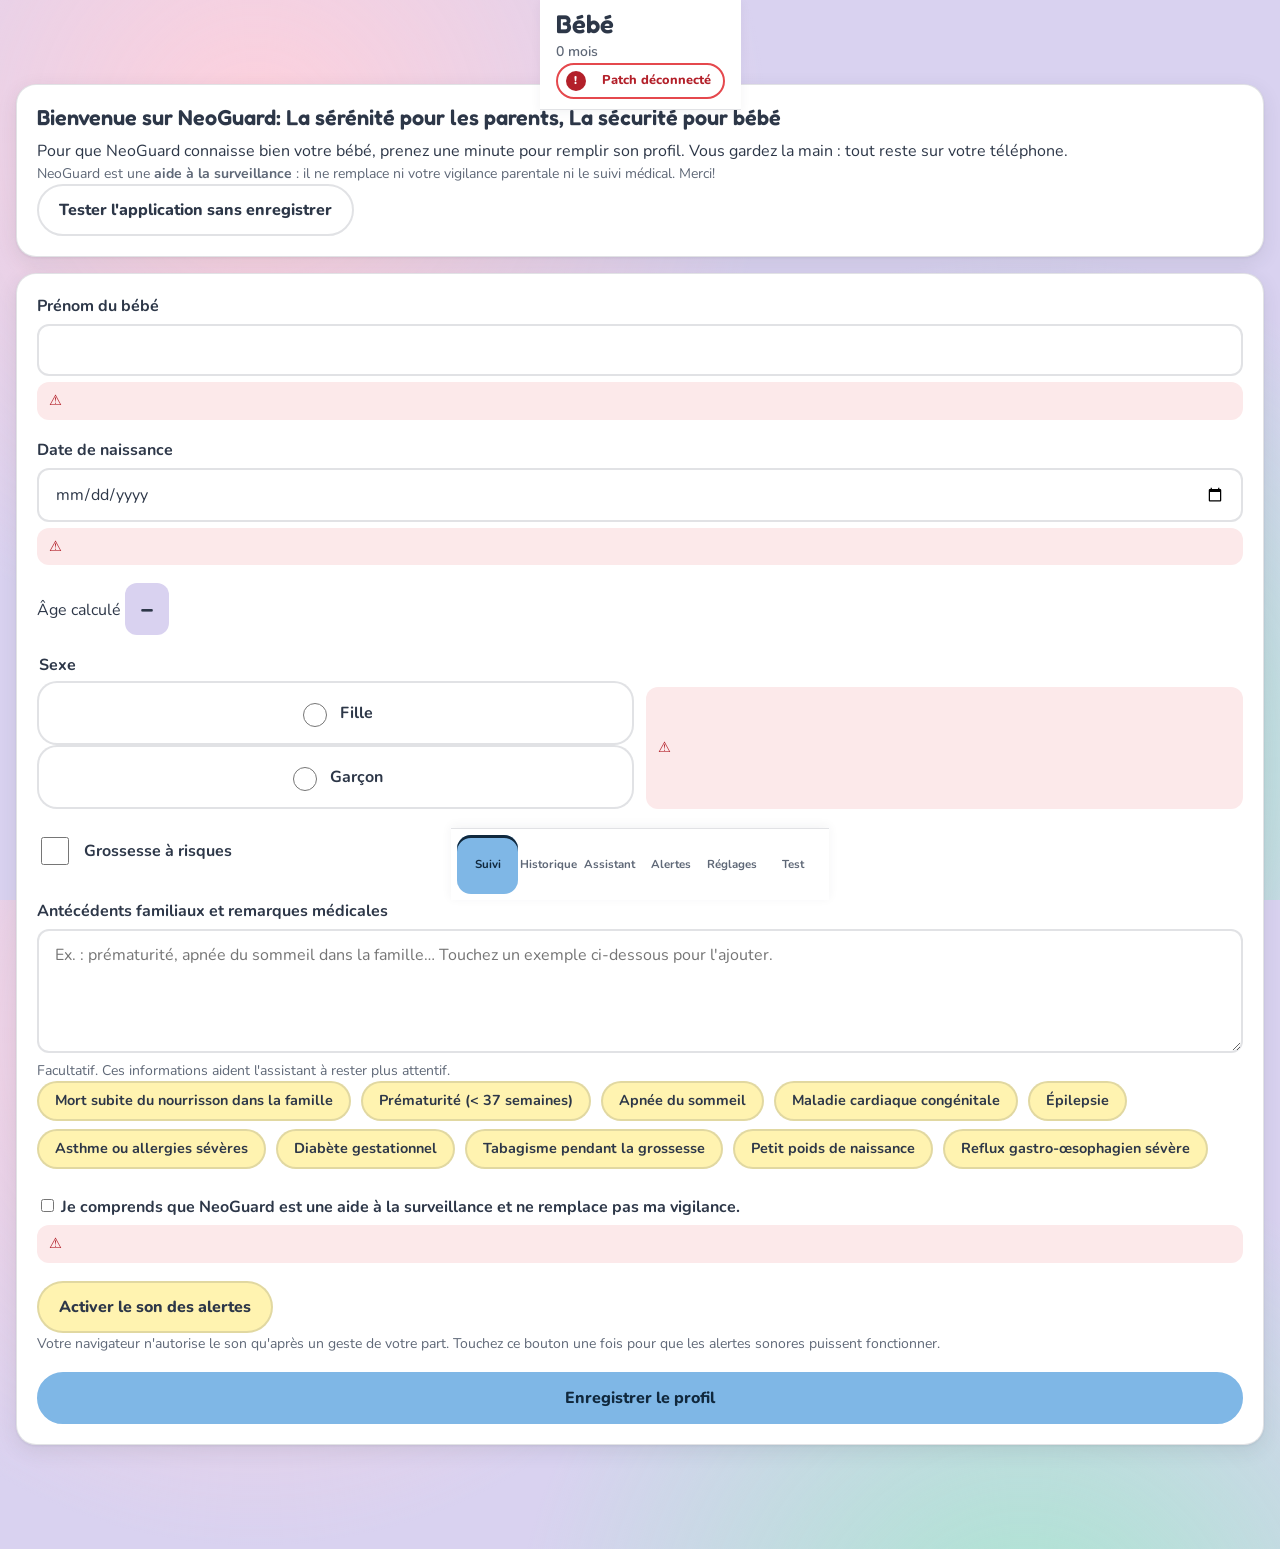
<file: index.html>
<!doctype html>
<!--
  NeoGuard — index.html
  Application mobile (HTML/CSS/JS vanilla, 100 % hors ligne) accompagnant le patch intelligent.
  Contrat commun HTML / CSS / JS : ne renommer AUCUN identifiant.
  Texte de positionnement : NeoGuard est une « aide à la surveillance ».
-->
<html lang="fr">
<head>
  <meta charset="utf-8">
  <meta name="viewport" content="width=device-width, initial-scale=1, viewport-fit=cover">
  <meta name="theme-color" content="#FFF8F0">
  <meta name="description" content="NeoGuard : aide à la surveillance de bébé avec patch intelligent.">
  <title>NeoGuard — aide à la surveillance de bébé</title>

  <link rel="manifest" href="manifest.json">
  <link rel="apple-touch-icon" href="assets/icons/logo-icon-192.png">

  <!-- Polices Nunito (texte) et Fredoka (titres). Hors ligne, le CSS prévoit un repli system-ui. -->
  <link rel="preconnect" href="https://fonts.googleapis.com">
  <link rel="preconnect" href="https://fonts.gstatic.com" crossorigin>
  <link rel="stylesheet" href="https://fonts.googleapis.com/css2?family=Fredoka:wght@500;600&family=Nunito:wght@400;600;700;800&display=swap">

  <link rel="stylesheet" href="style.css">
</head>

<!-- data-mode : "live" (données enregistrées) ou "demo" (rien n'est enregistré). data-theme : "day" ou "night". -->
<body data-mode="live" data-theme="day">

  <!-- ===================== EN-TÊTE FIXE ===================== -->
  <!-- Visible dès que le profil existe (le JS retire l'attribut hidden). -->
  <header id="app-header" hidden>
    <div class="header-row">
      <div class="header-baby">
        <!-- Le prénom du bébé reste TOUJOURS en haut -->
        <h1 id="baby-name" class="header-name">Bébé</h1>
        <span id="baby-age" class="header-age">0 mois</span>
      </div>
      <!-- Pastille de statut du patch : verte clignotante si connecté, rouge si déconnecté -->
      <div id="patch-status" data-state="disconnected" role="status" aria-live="polite">
        <span class="status-dot blink-red" aria-hidden="true"></span>
        <span id="patch-status-label">Patch déconnecté</span>
      </div>
    </div>
    <!-- Bandeau permanent affiché uniquement en mode démo -->
    <div id="demo-banner" role="note" hidden>MODE TEST — rien n'est enregistré</div>
  </header>

  <main id="app-main">

    <!-- ===================== ÉCRAN 1 : ONBOARDING ===================== -->
    <section id="screen-onboarding" aria-labelledby="onboarding-title">
      <div class="card">
        <h2 id="onboarding-title">Bienvenue sur NeoGuard: La sérénité pour les parents, La sécurité pour bébé</h2>
        <p>Pour que NeoGuard connaisse bien votre bébé, prenez une minute pour remplir son profil.
           Vous gardez la main : tout reste sur votre téléphone.</p>
        <p class="muted">NeoGuard est une <strong>aide à la surveillance</strong> : il ne remplace ni votre
           vigilance parentale ni le suivi médical. Merci!</p>
        <button type="button" id="btn-enter-demo" class="btn btn-ghost">Tester l'application sans enregistrer</button>
      </div>

      <form id="profile-form" class="card" novalidate>
        <div class="field">
          <label for="baby-firstname">Prénom du bébé</label>
          <input type="text" id="baby-firstname" name="firstname" autocomplete="off" required
                 aria-describedby="err-firstname">
          <p id="err-firstname" class="field-error" role="alert" hidden></p>
        </div>

        <div class="field">
          <label for="baby-birthdate">Date de naissance</label>
          <!-- L'attribut max (= aujourd'hui) est renseigné par le JS -->
          <input type="date" id="baby-birthdate" name="birthdate" required
                 aria-describedby="err-birthdate">
          <p id="err-birthdate" class="field-error" role="alert" hidden></p>
        </div>

        <div class="field">
          <span class="field-label">Âge calculé</span>
          <!-- Âge en mois déduit automatiquement (lecture seule) -->
          <output id="baby-age-months" for="baby-birthdate">—</output>
        </div>

        <fieldset class="field" aria-describedby="err-sex">
          <legend>Sexe</legend>
          <div class="radio-row">
            <label class="radio-pill"><input type="radio" name="sex" value="fille"> <span>Fille</span></label>
            <label class="radio-pill"><input type="radio" name="sex" value="garcon"> <span>Garçon</span></label>
          </div>
          <p id="err-sex" class="field-error" role="alert" hidden></p>
        </fieldset>

        <div class="field">
          <label class="check-row" for="risk-pregnancy">
            <input type="checkbox" id="risk-pregnancy" name="risk-pregnancy">
            <span>Grossesse à risques</span>
          </label>
        </div>

        <div class="field">
          <label for="family-history">Antécédents familiaux et remarques médicales</label>
          <textarea id="family-history" name="family-history" rows="4"
                    placeholder="Ex. : prématurité, apnée du sommeil dans la famille… Touchez un exemple ci-dessous pour l'ajouter."
                    aria-describedby="history-help"></textarea>
          <p id="history-help" class="muted small">Facultatif. Ces informations aident l'assistant à rester plus attentif.</p>
          <!-- Pastilles d'exemples : un clic ajoute le texte dans le textarea -->
          <div class="chip-row" role="group" aria-label="Exemples à ajouter">
            <button type="button" class="chip" data-example="Mort subite du nourrisson dans la famille">Mort subite du nourrisson dans la famille</button>
            <button type="button" class="chip" data-example="Prématurité (< 37 semaines)">Prématurité (&lt; 37 semaines)</button>
            <button type="button" class="chip" data-example="Apnée du sommeil">Apnée du sommeil</button>
            <button type="button" class="chip" data-example="Maladie cardiaque congénitale">Maladie cardiaque congénitale</button>
            <button type="button" class="chip" data-example="Épilepsie">Épilepsie</button>
            <button type="button" class="chip" data-example="Asthme ou allergies sévères">Asthme ou allergies sévères</button>
            <button type="button" class="chip" data-example="Diabète gestationnel">Diabète gestationnel</button>
            <button type="button" class="chip" data-example="Tabagisme pendant la grossesse">Tabagisme pendant la grossesse</button>
            <button type="button" class="chip" data-example="Petit poids de naissance">Petit poids de naissance</button>
            <button type="button" class="chip" data-example="Reflux gastro-œsophagien sévère">Reflux gastro-œsophagien sévère</button>
          </div>
        </div>

        <div class="field">
          <label class="check-row" for="consent-check">
            <input type="checkbox" id="consent-check" name="consent" required aria-describedby="err-consent">
            <span>Je comprends que NeoGuard est une aide à la surveillance et ne remplace pas ma vigilance.</span>
          </label>
          <p id="err-consent" class="field-error" role="alert" hidden></p>
        </div>

        <div class="field audio-field">
          <!-- Les navigateurs exigent un geste de l'utilisateur pour autoriser le son -->
          <button type="button" id="btn-enable-audio" class="btn btn-ghost">Activer le son des alertes</button>
          <p class="muted small">Votre navigateur n'autorise le son qu'après un geste de votre part.
             Touchez ce bouton une fois pour que les alertes sonores puissent fonctionner.</p>
        </div>

        <button type="submit" id="profile-save" class="btn btn-primary">Enregistrer le profil</button>
      </form>
    </section>

    <!-- ===================== ÉCRAN 2 : TABLEAU DE BORD ===================== -->
    <section id="screen-dashboard" aria-labelledby="dashboard-title" hidden>
      <h2 id="dashboard-title" class="sr-only">Tableau de bord</h2>

      <!-- État global calculé par l'assistant IA -->
      <div class="card risk-card">
        <div id="risk-badge" data-level="normal" role="status" aria-live="polite">Tout va bien</div>
        <ul id="risk-reasons" class="reasons-list">
          <li>Aucune anomalie détectée.</li>
        </ul>
      </div>

      <!-- Trois cartes de mesures -->
      <div class="metrics-grid">
        <div class="card metric">
          <h3 class="metric-title">Fréquence cardiaque</h3>
          <p class="metric-line"><span id="hr-value" class="metric-number">--</span> <span class="metric-unit">bpm</span></p>
        </div>
        <div class="card metric">
          <h3 class="metric-title">Respiration</h3>
          <p class="metric-line"><span id="rr-value" class="metric-number">--</span> <span class="metric-unit">/min</span></p>
        </div>
        <div class="card metric">
          <h3 class="metric-title">Orientation</h3>
          <!-- Une icône SVG par orientation ; le CSS affiche celle qui correspond à data-orientation -->
          <div id="orientation-value" data-orientation="dos">
            <span class="orientation-icon" data-icon="dos">
              <svg viewBox="0 0 48 48" width="40" height="40" role="img" aria-label="Sur le dos" focusable="false">
                <circle cx="24" cy="10" r="6" fill="none" stroke="currentColor" stroke-width="3"/>
                <rect x="14" y="18" width="20" height="24" rx="8" fill="none" stroke="currentColor" stroke-width="3"/>
                <path d="M19 28h10" stroke="currentColor" stroke-width="3" stroke-linecap="round"/>
              </svg>
            </span>
            <span class="orientation-icon" data-icon="ventre">
              <svg viewBox="0 0 48 48" width="40" height="40" role="img" aria-label="Sur le ventre" focusable="false">
                <circle cx="24" cy="10" r="6" fill="currentColor"/>
                <rect x="14" y="18" width="20" height="24" rx="8" fill="currentColor"/>
                <path d="M24 24v12" stroke="#fff" stroke-width="3" stroke-linecap="round"/>
              </svg>
            </span>
            <span class="orientation-icon" data-icon="cote-gauche">
              <svg viewBox="0 0 48 48" width="40" height="40" role="img" aria-label="Sur le côté gauche" focusable="false">
                <circle cx="10" cy="24" r="6" fill="none" stroke="currentColor" stroke-width="3"/>
                <rect x="18" y="14" width="24" height="20" rx="8" fill="none" stroke="currentColor" stroke-width="3"/>
                <path d="M6 40l6-6" stroke="currentColor" stroke-width="3" stroke-linecap="round"/>
              </svg>
            </span>
            <span class="orientation-icon" data-icon="cote-droit">
              <svg viewBox="0 0 48 48" width="40" height="40" role="img" aria-label="Sur le côté droit" focusable="false">
                <circle cx="38" cy="24" r="6" fill="none" stroke="currentColor" stroke-width="3"/>
                <rect x="6" y="14" width="24" height="20" rx="8" fill="none" stroke="currentColor" stroke-width="3"/>
                <path d="M42 40l-6-6" stroke="currentColor" stroke-width="3" stroke-linecap="round"/>
              </svg>
            </span>
            <span id="orientation-label" class="orientation-label">Sur le dos</span>
          </div>
        </div>
      </div>

      <!-- Sommeil -->
      <div class="card">
        <h3 class="metric-title">Sommeil</h3>
        <p id="sleep-value" data-sleep="inconnu">Sommeil : en cours d'analyse</p>
        <!-- Libellés possibles (écrits par le JS) : « Sommeil calme » / « Bébé agité — beaucoup de mouvements » -->
      </div>

      <!-- Graphiques en direct -->
      <div class="card">
        <h3 class="metric-title">ECG en direct</h3>
        <canvas id="chart-ecg" width="360" height="140" role="img"
                aria-label="Courbe ECG en direct : en attente de données"></canvas>
      </div>
      <div class="card">
        <h3 class="metric-title">Respiration en direct</h3>
        <canvas id="chart-resp" width="360" height="140" role="img"
                aria-label="Courbe de respiration en direct : en attente de données"></canvas>
      </div>

      <!-- Patch -->
      <div class="card">
        <h3 class="metric-title">Patch</h3>
        <p>Âge de la partie collante : <strong><span id="patch-age">0</span> h</strong></p>
        <p class="muted small">Pensez à changer la partie collante toutes les 24 h.</p>
        <button type="button" id="btn-patch-changed" class="btn btn-ghost">J'ai changé la partie collante</button>
      </div>
    </section>

    <!-- ===================== ÉCRAN 3 : HISTORIQUE ===================== -->
    <section id="screen-history" aria-labelledby="history-title" hidden>
      <h2 id="history-title">Historique</h2>

      <div class="range-row" role="group" aria-label="Période affichée">
        <button type="button" class="range-btn" data-range="24h" aria-pressed="true">24 h</button>
        <button type="button" class="range-btn" data-range="7j" aria-pressed="false">7 j</button>
        <button type="button" class="range-btn" data-range="30j" aria-pressed="false">30 j</button>
      </div>

      <div class="card">
        <h3 class="metric-title">Fréquence cardiaque</h3>
        <canvas id="chart-history-hr" width="360" height="160" role="img"
                aria-label="Historique de la fréquence cardiaque"></canvas>
      </div>
      <div class="card">
        <h3 class="metric-title">Respiration</h3>
        <canvas id="chart-history-rr" width="360" height="160" role="img"
                aria-label="Historique de la respiration"></canvas>
      </div>
      <div class="card">
        <h3 class="metric-title">Niveau de risque</h3>
        <canvas id="chart-history-risk" width="360" height="160" role="img"
                aria-label="Historique du niveau de risque"></canvas>
      </div>

      <div class="card">
        <h3 class="metric-title">Journal des alertes</h3>
        <ul id="alert-list" class="alert-list">
          <li class="empty-message">Aucune alerte pour le moment. C'est une bonne nouvelle.</li>
        </ul>
      </div>
    </section>

    <!-- ===================== ÉCRAN 4 : ASSISTANT IA ===================== -->
    <section id="screen-ai" aria-labelledby="ai-title" hidden>
      <h2 id="ai-title">Assistant IA</h2>

      <div class="card">
        <p>L'assistant croise la fréquence cardiaque, la respiration, les mouvements et l'orientation,
           puis les compare à ce qui est <strong>habituel pour votre bébé</strong>.</p>
        <p class="muted small">Les limites de sécurité absolues l'emportent toujours sur ce qu'il a appris.</p>
      </div>

      <div class="card">
        <h3 class="metric-title">Ce que l'assistant a appris</h3>
        <dl class="ai-stats">
          <div><dt>Fréquence cardiaque habituelle</dt><dd><span id="ai-baseline-hr">--</span> bpm</dd></div>
          <div><dt>Respiration habituelle</dt><dd><span id="ai-baseline-rr">--</span> /min</dd></div>
          <div><dt>Mesures analysées</dt><dd id="ai-samples">0</dd></div>
          <div><dt>Confiance</dt><dd id="ai-confidence">Faible (apprentissage en cours)</dd></div>
        </dl>
      </div>

      <div class="card">
        <h3 class="metric-title">Raisons de l'état actuel</h3>
        <ul id="ai-reasons" class="reasons-list">
          <li>Aucune anomalie détectée.</li>
        </ul>
      </div>
    </section>

    <!-- ===================== ÉCRAN 5 : ALERTES ===================== -->
    <section id="screen-alerts" aria-labelledby="alerts-title" hidden>
      <h2 id="alerts-title">Alertes</h2>

      <!-- Réglages rapides (synchronisés par le JS avec ceux de l'écran Réglages) -->
      <div class="card">
        <h3 class="metric-title">Réglages rapides</h3>
        <label class="switch-row" for="quick-sound">
          <span>Son des alertes</span>
          <input type="checkbox" id="quick-sound" role="switch">
        </label>
        <label class="switch-row" for="quick-vibration">
          <span>Vibration</span>
          <input type="checkbox" id="quick-vibration" role="switch">
        </label>
        <p class="muted small">Tous les réglages se trouvent dans l'onglet Réglages.</p>
      </div>

      <div class="card">
        <h3 class="metric-title">Historique des alertes</h3>
        <div class="range-row" role="group" aria-label="Filtrer par niveau">
          <button type="button" class="range-btn alert-filter" data-filter="tous" aria-pressed="true">Toutes</button>
          <button type="button" class="range-btn alert-filter" data-filter="vigilance" aria-pressed="false">Vigilance</button>
          <button type="button" class="range-btn alert-filter" data-filter="urgence" aria-pressed="false">Urgence</button>
        </div>
        <ul id="alert-list-filtered" class="alert-list">
          <li class="empty-message">Aucune alerte à afficher.</li>
        </ul>
      </div>
    </section>

    <!-- ===================== ÉCRAN 6 : RÉGLAGES ===================== -->
    <section id="screen-settings" aria-labelledby="settings-title" hidden>
      <h2 id="settings-title">Réglages</h2>

      <div class="card">
        <h3 class="metric-title">Alertes</h3>
        <label class="switch-row" for="setting-sound">
          <span>Son des alertes</span>
          <input type="checkbox" id="setting-sound" role="switch" checked>
        </label>
        <label class="switch-row" for="setting-vibration">
          <span>Vibration</span>
          <input type="checkbox" id="setting-vibration" role="switch" checked>
        </label>
        <label class="switch-row" for="setting-notifications">
          <span>Notifications</span>
          <input type="checkbox" id="setting-notifications" role="switch">
        </label>
        <div class="field">
          <label for="setting-emergency-number">Numéro d'urgence</label>
          <input type="tel" id="setting-emergency-number" inputmode="tel" value="190" autocomplete="off">
        </div>
      </div>

      <div class="card">
        <h3 class="metric-title">Mes données</h3>
        <p class="muted small">Les données restent sur ce téléphone. Rien n'est envoyé sur Internet.</p>
        <button type="button" id="btn-export" class="btn btn-ghost">Exporter mes données (JSON)</button>
        <!-- Le JS demande une confirmation avant d'effacer -->
        <button type="button" id="btn-reset-data" class="btn btn-danger">Effacer toutes les données</button>
      </div>

      <div class="card">
        <h3 class="metric-title">À propos</h3>
        <p>NeoGuard : version de démonstration.</p>
        <p class="warning-note"><strong>Avertissement médical :</strong> NeoGuard est une aide à la surveillance.
           Il ne remplace ni votre vigilance parentale  ni le suivi médical.
           Les seuils utilisés sont des valeurs de départ, à faire valider par un pédiatre.
           En cas de doute sur la santé de votre enfant, appelez les secours.</p>
      </div>
    </section>

    <!-- ===================== ÉCRAN 7 : MODE DÉMO ===================== -->
    <section id="screen-demo" aria-labelledby="demo-title" hidden>
      <h2 id="demo-title">Mode test</h2>
      <p class="card"><strong>Test simulé : rien n'est enregistré et aucune mesure réelle n'est effectuée.</strong>
        Changez un paramètre et observez les mesures simulées, les graphiques, le niveau calculé et les alertes de test.</p>
      <div id="demo-panel">

        <!-- a) Sliders -->
        <fieldset class="card demo-group">
          <legend>Mesures simulées</legend>

          <div class="field">
            <label for="demo-hr">Fréquence cardiaque : <output id="demo-hr-out" for="demo-hr">120</output> bpm</label>
            <input type="range" id="demo-hr" min="40" max="220" value="120" step="1">
            <p id="demo-hr-hint" class="muted small" data-zone="normal">Repère : normal</p>
          </div>

          <div class="field">
            <label for="demo-rr">Respiration : <output id="demo-rr-out" for="demo-rr">40</output> /min</label>
            <input type="range" id="demo-rr" min="0" max="90" value="40" step="1">
            <p id="demo-rr-hint" class="muted small" data-zone="normal">Repère : normal</p>
          </div>

          <div class="field">
            <label for="demo-motion">Mouvement : <output id="demo-motion-out" for="demo-motion">20</output> %</label>
            <input type="range" id="demo-motion" min="0" max="100" value="20" step="1">
            <p id="demo-motion-hint" class="muted small" data-zone="normal">Repère : normal</p>
          </div>
        </fieldset>

        <!-- b) Orientation -->
        <fieldset class="card demo-group">
          <legend>Orientation</legend>
          <div class="radio-row">
            <label class="radio-pill"><input type="radio" name="demo-orientation" value="dos" checked> <span>Dos</span></label>
            <label class="radio-pill"><input type="radio" name="demo-orientation" value="ventre"> <span>Ventre</span></label>
            <label class="radio-pill"><input type="radio" name="demo-orientation" value="cote-gauche"> <span>Côté gauche</span></label>
            <label class="radio-pill"><input type="radio" name="demo-orientation" value="cote-droit"> <span>Côté droit</span></label>
          </div>
        </fieldset>

        <!-- c) Patch -->
        <fieldset class="card demo-group">
          <legend>Patch</legend>
          <label class="switch-row" for="demo-patch-connected">
            <span>Patch connecté</span>
            <input type="checkbox" id="demo-patch-connected" role="switch" checked>
          </label>
          <div class="field">
            <label for="demo-patch-hours">Âge du patch : <output id="demo-patch-hours-out" for="demo-patch-hours">2</output> h</label>
            <input type="range" id="demo-patch-hours" min="0" max="30" value="2" step="1">
          </div>
        </fieldset>

        <!-- d) Scénarios prêts à l'emploi -->
        <fieldset class="card demo-group">
          <legend>Scénarios prêts à l'emploi</legend>
          <div class="scenario-grid">
            <button type="button" class="btn btn-ghost" data-scenario="normal">Tout va bien</button>
            <button type="button" class="btn btn-ghost" data-scenario="sommeil-agite">Sommeil agité</button>
            <button type="button" class="btn btn-ghost" data-scenario="vigilance-tachycardie">Vigilance : cœur rapide</button>
            <button type="button" class="btn btn-ghost" data-scenario="vigilance-respiration-rapide">Vigilance : respiration rapide</button>
            <button type="button" class="btn btn-danger" data-scenario="apnee-urgence">Urgence : pause respiratoire</button>
            <button type="button" class="btn btn-danger" data-scenario="bradycardie-urgence">Urgence : bradycardie</button>
            <button type="button" class="btn btn-danger" data-scenario="ventre-urgence">Urgence : sur le ventre</button>
            <button type="button" class="btn btn-ghost" data-scenario="patch-deconnecte">Patch déconnecté</button>
            <button type="button" class="btn btn-ghost" data-scenario="rappel-24h">Rappel des 24 h</button>
          </div>
        </fieldset>

        <!-- e) Résultat en direct -->
        <div class="card demo-group">
          <h3 class="metric-title">Résultat en direct</h3>
          <!-- Mini badge dupliqué : identifié par data-role (pas d'id dupliqué) -->
          <div class="demo-risk-badge" data-role="demo-risk" data-level="normal" role="status" aria-live="polite">Tout va bien</div>
          <p class="metric-title">Pourquoi cet état ?</p>
          <p id="demo-explain" aria-live="polite">Modifiez un paramètre pour voir l'explication.</p>
          <h4 class="metric-title">Journal du test</h4>
          <ol id="demo-log" class="demo-log" aria-live="polite"></ol>
        </div>

        <!-- f) Actions -->
        <div class="demo-actions">
          <button type="button" id="demo-reset" class="btn btn-ghost">Réinitialiser le test</button>
          <button type="button" id="demo-exit" class="btn btn-primary">Quitter le mode test</button>
        </div>
      </div>
    </section>
  </main>

  <!-- ===================== NAVIGATION BASSE ===================== -->
  <nav id="bottom-nav" aria-label="Navigation principale" hidden>
    <button type="button" data-target="dashboard" aria-current="page">Suivi</button>
    <button type="button" data-target="history">Historique</button>
    <button type="button" data-target="ai">Assistant</button>
    <button type="button" data-target="alerts">Alertes</button>
    <button type="button" data-target="settings">Réglages</button>
    <button type="button" data-target="demo">Test</button>
  </nav>

  <!-- ===================== OVERLAY D'URGENCE ===================== -->
  <!-- Plein écran rouge, caché par défaut. Deux boutons seulement. -->
  <div id="emergency-overlay" role="alertdialog" aria-modal="true" aria-live="assertive"
       aria-labelledby="emergency-title" aria-describedby="emergency-detail" hidden>
    <div class="emergency-content">
      <h2 id="emergency-title">URGENCE</h2>
      <p id="emergency-detail">Anomalie détectée.</p>
      <button type="button" id="btn-ok-intervened" class="btn btn-primary">Ça va, j'ai pu intervenir</button>
      <!--
        Pourquoi un lien tel: et pas WhatsApp ? WhatsApp ne peut pas joindre le 190 (numéro d'urgence).
        Un lien tel: ouvre le composeur du téléphone avec le numéro déjà saisi :
        il ne reste qu'à appuyer sur « appeler ». Le JS met à jour le href
        à partir du réglage #setting-emergency-number.
      -->
      <a id="btn-call-samu" class="btn btn-danger" href="tel:190">Appeler le SAMU (190)</a>
    </div>
  </div>

  <!-- ===================== TOASTS ===================== -->
  <div id="vigilance-toast" class="toast" role="status" aria-live="polite" hidden></div>
  <div id="reminder-toast" class="toast" role="status" aria-live="polite" hidden></div>

  <!-- Scripts en fin de body (aucun script inline) -->
  <script type="module" src="main.js"></script>
</body>
</html>
</file>
<file: style.css>
/* ==========================================================================
   NeoGuard — css/style.css
   Aide à la surveillance pour bébés. Mobile first (360-430 px).
   Aucun framework, aucun !important sauf pour .is-hidden.
   Seule ressource externe : Google Fonts (repli sur polices système hors ligne).
   ========================================================================== */

@import url("https://fonts.googleapis.com/css2?family=Fredoka:wght@500;600&family=Nunito:wght@400;600;700;800&display=swap");

/* ==========================================================================
   1. VARIABLES
   ========================================================================== */
:root {
  /* Couleurs de base (thème jour) */
  --bg: #FFF8F0;                 /* crème */
  --surface: #FFFFFF;
  --text: #2D3748;
  /* Gris un peu plus foncé que #6B7280 pour garantir AA aussi sur le fond crème */
  --muted: #5F6877;
  --primary: #7FB7E6;            /* bleu bébé */
  --on-primary: #10283D;         /* texte foncé sur --primary (AA) */
  --primary-strong: #1F5FA8;     /* liens, focus, éléments textuels bleus */
  --focus: #1F5FA8;

  /* États */
  --ok: #2FBF71;
  --ok-text: #17734A;            /* version lisible en texte */
  --warn: #F5A524;
  --warn-text: #7A4A00;
  --danger: #E5484D;
  --danger-text: #B3202A;
  --danger-strong: #B3202A;      /* fond avec texte blanc (AA) */

  /* Pastels (accents) */
  --mint: #A8E6CF;
  --pink: #FFD1DC;
  --butter: #FFF3B0;
  --lavender: #D9D2F0;
  --orange-soft: #FFD9A8;

  /* Forme et ombres */
  --radius: 20px;
  --radius-sm: 12px;
  --shadow: 0 6px 20px rgba(45, 55, 72, 0.10), 0 1px 3px rgba(45, 55, 72, 0.08);
  --shadow-strong: 0 18px 50px rgba(45, 55, 72, 0.28);
  --border: rgba(45, 55, 72, 0.14);

  /* Polices */
  --font-body: "Nunito", system-ui, -apple-system, "Segoe UI", Roboto, sans-serif;
  --font-display: "Fredoka", "Nunito", system-ui, -apple-system, "Segoe UI", sans-serif;

  /* Graphiques (utilisées par le JS pour les traits) */
  --ecg-color: #D6336C;
  --resp-color: #2B7FBF;
  --grid-line: rgba(214, 51, 108, 0.10);
  --grid-line-strong: rgba(214, 51, 108, 0.20);
  --chart-bg: #FFFBF7;

  /* Dimensions */
  --nav-h: 72px;
  --header-h: 68px;
  --tap: 48px;                   /* taille minimale des zones tactiles */
  --frame-pad: 24px;
}

/* Thème nuit : sombre, calme, jamais de blanc éclatant */
body[data-theme="night"] {
  --bg: #141A2A;
  --surface: #1E2638;
  --text: #E3E8F2;
  --muted: #A3ADC2;
  --primary: #6FA8D6;
  --on-primary: #0B1726;
  --primary-strong: #9CCBF2;
  --focus: #A8D1FF;
  --ok: #3FCB84;
  --ok-text: #86E3B4;
  --warn: #F0B04A;
  --warn-text: #FFD27A;
  --danger: #F0686C;
  --danger-text: #FF9A9E;
  --danger-strong: #B3202A;
  --mint: #25493D;
  --pink: #54303F;
  --butter: #4A4320;
  --lavender: #3A3560;
  --orange-soft: #58381A;
  --shadow: 0 6px 20px rgba(0, 0, 0, 0.40);
  --shadow-strong: 0 18px 50px rgba(0, 0, 0, 0.60);
  --border: rgba(227, 232, 242, 0.16);
  --ecg-color: #FF8FB1;
  --resp-color: #7CC4FF;
  --grid-line: rgba(255, 143, 177, 0.09);
  --grid-line-strong: rgba(255, 143, 177, 0.17);
  --chart-bg: #19212F;
  color-scheme: dark;
}

/* Premier lancement : suit la préférence système tant que data-theme n'est pas posé.
   (Le JS écrit ensuite data-theme="day|night" sur <body>.) */
@media (prefers-color-scheme: dark) {
  body:not([data-theme]) {
    --bg: #141A2A; --surface: #1E2638; --text: #E3E8F2; --muted: #A3ADC2;
    --primary: #6FA8D6; --on-primary: #0B1726; --primary-strong: #9CCBF2;
    --focus: #A8D1FF; --ok-text: #86E3B4; --warn-text: #FFD27A; --danger-text: #FF9A9E;
    --mint: #25493D; --pink: #54303F; --butter: #4A4320; --lavender: #3A3560;
    --orange-soft: #58381A; --border: rgba(227, 232, 242, 0.16);
    --ecg-color: #FF8FB1; --resp-color: #7CC4FF;
    --grid-line: rgba(255, 143, 177, 0.09); --grid-line-strong: rgba(255, 143, 177, 0.17);
    --chart-bg: #19212F;
    color-scheme: dark;
  }
}

/* Mode test : fond légèrement teinté pour qu'on sache qu'on n'est pas en réel */
body[data-mode="demo"] { --bg: #FFF1DC; }
body[data-mode="demo"][data-theme="night"] { --bg: #231E16; }

/* ==========================================================================
   2. RESET
   ========================================================================== */
*, *::before, *::after { box-sizing: border-box; }
html { -webkit-text-size-adjust: 100%; text-size-adjust: 100%; }
body, h1, h2, h3, h4, p, ul, ol, figure, fieldset, output { margin: 0; padding: 0; }
ul, ol { list-style: none; }
fieldset { border: 0; min-inline-size: 0; }
img, svg, canvas { display: block; max-width: 100%; }
button, input, select, textarea { font: inherit; color: inherit; }
button { cursor: pointer; background: none; border: 0; }
a { color: var(--primary-strong); }
[hidden] { display: none; }

/* ==========================================================================
   3. TYPOGRAPHIE
   ========================================================================== */
body {
  font-family: var(--font-body);
  font-size: 1rem;
  line-height: 1.5;
  color: var(--text);
  background: var(--bg);
  -webkit-font-smoothing: antialiased;
  transition: background-color .3s ease, color .3s ease;
}
h1, h2, h3, h4 { font-family: var(--font-display); font-weight: 600; line-height: 1.2; }
h1 { font-size: 1.75rem; }
h2 { font-size: 1.35rem; margin-bottom: .5rem; }
h3 { font-size: 1.1rem; margin-bottom: .35rem; }
small, .muted { color: var(--muted); font-size: .875rem; }
label { font-weight: 700; }

/* Gros chiffres des mesures */
#hr-value, #rr-value, #patch-age {
  font-family: var(--font-display);
  font-weight: 600;
  font-size: 2.75rem;
  line-height: 1;
  font-variant-numeric: tabular-nums;
}

/* ==========================================================================
   4. LAYOUT
   ========================================================================== */
html, body { height: 100%; }

.app {
  position: relative;
  display: flex;
  flex-direction: column;
  width: 100%;
  max-width: 430px;
  height: 100dvh;
  margin-inline: auto;
  background: var(--bg);
  overflow: hidden;
  padding-top: env(safe-area-inset-top);
  padding-left: env(safe-area-inset-left);
  padding-right: env(safe-area-inset-right);
}

/* Zone défilante : soit <main>, soit les écrans directement dans .app */
.app > main,
.app > [id^="screen-"] {
  flex: 1 1 auto;
  min-height: 0;
  overflow-y: auto;
  overscroll-behavior: contain;
  -webkit-overflow-scrolling: touch;
}

/* Écrans : un seul visible à la fois (attribut hidden), fondu doux */
[id^="screen-"] {
  padding: 16px 16px calc(24px + 8px);
  display: flex;
  flex-direction: column;
  gap: 16px;
}
[id^="screen-"][hidden] { display: none; }
[id^="screen-"]:not([hidden]) { animation: screen-fade .28s ease both; }

@keyframes screen-fade {
  from { opacity: 0; transform: translateY(6px); }
  to   { opacity: 1; transform: none; }
}

#screen-onboarding { justify-content: center; min-height: 100%; }
#screen-dashboard { display: grid; grid-template-columns: 1fr 1fr; gap: 12px; align-content: start; }
#screen-dashboard > * { grid-column: 1 / -1; }
#screen-dashboard > .card:has(#hr-value),
#screen-dashboard > .card:has(#rr-value),
#screen-dashboard > .card:has(#orientation-value),
#screen-dashboard > .card:has(#sleep-value) { grid-column: auto; }
#screen-ai, #screen-alerts, #screen-settings, #screen-history { align-content: start; }

/* Verrouillage du défilement de l'arrière-plan pendant une urgence */
body:has(#emergency-overlay:not([hidden])),
body.no-scroll { overflow: hidden; }

/* ==========================================================================
   5. EN-TÊTE
   ========================================================================== */
#app-header {
  position: sticky;
  top: 0;
  z-index: 20;
  flex: 0 0 auto;
  display: flex;
  flex-wrap: wrap;
  align-items: center;
  justify-content: space-between;
  gap: 4px 12px;
  min-height: var(--header-h);
  padding: 10px 16px;
  background: var(--surface);
  border-bottom: 1px solid var(--border);
  box-shadow: 0 2px 10px rgba(45, 55, 72, 0.06);
}
#app-header > div:first-child { display: flex; flex-direction: column; min-width: 0; }
#baby-name {
  font-family: var(--font-display);
  font-weight: 600;
  font-size: 1.6rem;
  line-height: 1.1;
  overflow: hidden;
  text-overflow: ellipsis;
  white-space: nowrap;
}
#baby-age { font-size: .875rem; color: var(--muted); font-weight: 600; }

/* ==========================================================================
   6. NAVIGATION BASSE
   ========================================================================== */
#bottom-nav {
  position: sticky;
  bottom: 0;
  z-index: 20;
  flex: 0 0 auto;
  display: grid;
  grid-auto-flow: column;
  grid-auto-columns: 1fr;
  min-height: var(--nav-h);
  padding: 6px 6px calc(6px + env(safe-area-inset-bottom));
  background: var(--surface);
  border-top: 1px solid var(--border);
  box-shadow: 0 -2px 10px rgba(45, 55, 72, 0.06);
}
#bottom-nav button {
  display: flex;
  flex-direction: column;
  align-items: center;
  justify-content: center;
  gap: 2px;
  min-height: var(--tap);
  padding: 6px 2px;
  border-radius: 14px;
  font-size: .72rem;
  font-weight: 700;
  color: var(--muted);
  transition: background-color .2s, color .2s;
}
#bottom-nav button > svg,
#bottom-nav button > .icon,
#bottom-nav button > span:first-child { width: 26px; height: 26px; font-size: 1.35rem; line-height: 26px; text-align: center; }
#bottom-nav button:hover { background: color-mix(in srgb, var(--primary) 18%, transparent); }
/* État actif net : fond plein + texte foncé + trait supérieur */
#bottom-nav button[aria-current="page"],
#bottom-nav button[aria-selected="true"],
#bottom-nav button.is-active {
  background: var(--primary);
  color: var(--on-primary);
  box-shadow: inset 0 3px 0 var(--on-primary);
}
#bottom-nav button:active { transform: scale(.96); }

/* ==========================================================================
   7. CARTES, BOUTONS, PASTILLES
   ========================================================================== */
.card {
  background: var(--surface);
  border-radius: var(--radius);
  box-shadow: var(--shadow);
  padding: 20px;
  border: 1px solid var(--border);
}

.btn {
  display: inline-flex;
  align-items: center;
  justify-content: center;
  gap: 8px;
  min-height: var(--tap);
  padding: 12px 20px;
  border-radius: 999px;
  border: 2px solid var(--border);
  background: var(--surface);
  color: var(--text);
  font-weight: 800;
  text-decoration: none;
  text-align: center;
  transition: transform .12s ease, box-shadow .2s ease, background-color .2s ease;
}
.btn:hover { box-shadow: var(--shadow); }
.btn:active { transform: translateY(1px) scale(.98); }
.btn[disabled], .btn[aria-disabled="true"] { opacity: .55; cursor: not-allowed; box-shadow: none; }

.btn-primary { background: var(--primary); border-color: var(--primary); color: var(--on-primary); }
.btn-primary:hover { background: color-mix(in srgb, var(--primary) 85%, #fff); }
.btn-danger { background: var(--danger-strong); border-color: var(--danger-strong); color: #fff; }
.btn-danger:hover { background: #8F1A22; }
.btn-ghost { background: transparent; border-color: var(--border); color: var(--text); }
.btn-ghost:hover { background: color-mix(in srgb, var(--primary) 15%, transparent); }

:focus-visible { outline: 3px solid var(--focus); outline-offset: 3px; border-radius: 6px; }

.pill {
  display: inline-flex;
  align-items: center;
  gap: 8px;
  min-height: 32px;
  padding: 4px 12px;
  border-radius: 999px;
  background: var(--lavender);
  color: var(--text);
  font-size: .85rem;
  font-weight: 700;
}

/* Boutons identifiés des écrans (aspect de base si .btn absent) */
#btn-patch-changed,
#btn-export,
#btn-enable-audio,
#profile-save,
#demo-reset,
#demo-exit {
  min-height: var(--tap);
  padding: 12px 20px;
  border-radius: 999px;
  font-weight: 800;
  border: 2px solid var(--border);
  background: var(--surface);
  color: var(--text);
}
#profile-save { background: var(--primary); border-color: var(--primary); color: var(--on-primary); width: 100%; }
#btn-patch-changed { width: 100%; background: var(--lavender); }
#btn-reset-data {
  min-height: var(--tap);
  padding: 12px 20px;
  border-radius: 999px;
  font-weight: 800;
  border: 2px solid var(--danger-text);
  background: transparent;
  color: var(--danger-text);
}
#btn-reset-data:hover { background: color-mix(in srgb, var(--danger) 14%, transparent); }
#btn-enable-audio { background: var(--butter); }

/* Cartes de mesure : gros chiffre, unité, flèche de tendance */
.measure-label { font-size: .85rem; font-weight: 700; color: var(--muted); }
.measure-unit, .unit { font-size: .9rem; font-weight: 700; color: var(--muted); margin-left: 4px; }
.trend { display: inline-flex; align-items: center; gap: 2px; font-size: .85rem; font-weight: 800; color: var(--muted); }
.trend[data-trend="up"]::before { content: "▲"; color: var(--warn-text); }
.trend[data-trend="down"]::before { content: "▼"; color: var(--primary-strong); }
.trend[data-trend="steady"]::before { content: "▬"; color: var(--ok-text); }

/* #patch-age : ancienneté du patch, signalée en couleur ET en texte via data-state */
#patch-age[data-state="old"] { color: var(--warn-text); }
#patch-age[data-state="expired"] { color: var(--danger-text); }

/* Orientation : pictogramme distinct par position (forme, pas seulement couleur) */
#orientation-value {
  display: inline-flex;
  align-items: center;
  gap: 8px;
  min-height: 40px;
  padding: 6px 14px;
  border-radius: 999px;
  background: var(--mint);
  font-family: var(--font-display);
  font-weight: 600;
  font-size: 1.2rem;
}
#orientation-value::before { font-size: 1.2rem; line-height: 1; font-family: var(--font-body); font-weight: 800; }
#orientation-value[data-orientation="dos"]::before { content: "↑"; }
#orientation-value[data-orientation="cote-gauche"]::before { content: "←"; }
#orientation-value[data-orientation="cote-droit"]::before { content: "→"; }
#orientation-value[data-orientation="ventre"]::before { content: "⚠"; }
/* Mise en évidence rouge si ventre */
#orientation-value[data-orientation="ventre"] {
  background: var(--danger-strong);
  color: #fff;
  box-shadow: 0 0 0 3px color-mix(in srgb, var(--danger) 40%, transparent);
}

/* Sommeil */
#sleep-value {
  display: inline-flex;
  align-items: center;
  gap: 8px;
  min-height: 40px;
  padding: 6px 14px;
  border-radius: 999px;
  font-family: var(--font-display);
  font-weight: 600;
  font-size: 1.2rem;
  background: var(--surface);
  border: 2px dashed var(--border);
}
#sleep-value::before { font-family: var(--font-body); font-weight: 800; }
#sleep-value[data-sleep="calme"] { background: var(--lavender); border: 2px solid transparent; }
#sleep-value[data-sleep="calme"]::before { content: "☾"; }
#sleep-value[data-sleep="agite"] { background: var(--butter); border: 2px solid var(--warn); }
#sleep-value[data-sleep="agite"]::before { content: "≈"; }
#sleep-value[data-sleep="inconnu"]::before { content: "?"; }

/* ==========================================================================
   8. STATUT DU PATCH
   ========================================================================== */
#patch-status {
  display: inline-flex;
  align-items: center;
  gap: 8px;
  min-height: 36px;
  padding: 4px 12px 4px 8px;
  border-radius: 999px;
  background: var(--surface);
  border: 2px solid var(--border);
  font-size: .8rem;
  font-weight: 800;
  white-space: nowrap;
}
/* Pastille : toujours un glyphe dedans (✓ / !) pour ne pas dépendre de la couleur */
#patch-status::before {
  content: "";
  display: grid;
  place-items: center;
  width: 20px;
  height: 20px;
  border-radius: 50%;
  color: #fff;
  font-size: .7rem;
  font-weight: 900;
  line-height: 1;
}
#patch-status[data-state="connected"] { border-color: var(--ok); }
#patch-status[data-state="connected"]::before {
  content: "✓";
  background: var(--ok);
  color: #06301B;
  animation: pulse-green 1.2s ease-in-out infinite;
}
#patch-status[data-state="disconnected"] { border-color: var(--danger); color: var(--danger-text); }
#patch-status[data-state="disconnected"]::before {
  content: "!";
  background: var(--danger-strong);
  animation: pulse-red .6s ease-in-out infinite;
}
#patch-status-label { font-weight: 800; }

/* Classes de clignotement réutilisables (hors #patch-status, déjà animé ci-dessus) */
.blink-green:not(#patch-status) { animation: blink-soft 1.2s ease-in-out infinite; color: var(--ok-text); }
.blink-red:not(#patch-status) { animation: blink-soft .6s ease-in-out infinite; color: var(--danger-text); }

@keyframes pulse-green {
  0%   { box-shadow: 0 0 0 0 rgba(47, 191, 113, .65); opacity: 1; }
  70%  { box-shadow: 0 0 0 9px rgba(47, 191, 113, 0); opacity: .75; }
  100% { box-shadow: 0 0 0 0 rgba(47, 191, 113, 0); opacity: 1; }
}
@keyframes pulse-red {
  0%   { box-shadow: 0 0 0 0 rgba(229, 72, 77, .8); opacity: 1; }
  70%  { box-shadow: 0 0 0 10px rgba(229, 72, 77, 0); opacity: .6; }
  100% { box-shadow: 0 0 0 0 rgba(229, 72, 77, 0); opacity: 1; }
}
@keyframes blink-soft { 0%, 100% { opacity: 1; } 50% { opacity: .35; } }

/* ==========================================================================
   9. NIVEAU DE RISQUE
   ========================================================================== */
#risk-badge {
  display: flex;
  align-items: center;
  gap: 12px;
  padding: 14px 18px;
  border-radius: var(--radius);
  border: 3px solid transparent;
  font-family: var(--font-display);
  font-weight: 600;
  font-size: 1.35rem;
  line-height: 1.2;
}
/* Icône à gauche : la couleur n'est jamais le seul indicateur */
#risk-badge::before {
  display: grid;
  place-items: center;
  flex: 0 0 40px;
  width: 40px;
  height: 40px;
  border-radius: 50%;
  font-family: var(--font-body);
  font-weight: 900;
  font-size: 1.3rem;
}
#risk-badge[data-level="normal"] { background: var(--mint); border-color: var(--ok); color: var(--text); }
#risk-badge[data-level="normal"]::before { content: "✓"; background: var(--ok); color: #06301B; }

#risk-badge[data-level="vigilance"] { background: var(--butter); border-color: var(--warn); color: var(--text); }
#risk-badge[data-level="vigilance"]::before { content: "!"; background: var(--warn); color: #3B2500; }

#risk-badge[data-level="pathologie-legere"] { background: var(--orange-soft); border-color: #E07B1A; color: var(--text); }
#risk-badge[data-level="pathologie-legere"]::before { content: "⚠"; background: #E07B1A; color: #2B1500; }

#risk-badge[data-level="urgence"] {
  background: var(--danger-strong);
  border-color: #7C141B;
  color: #fff;
  box-shadow: 0 0 0 4px color-mix(in srgb, var(--danger) 35%, transparent);
}
#risk-badge[data-level="urgence"]::before { content: "✖"; background: #fff; color: var(--danger-strong); }

#risk-reasons { display: flex; flex-direction: column; gap: 8px; margin-top: 12px; }
#risk-reasons li {
  position: relative;
  padding: 10px 14px 10px 36px;
  background: var(--surface);
  border-radius: var(--radius-sm);
  border: 1px solid var(--border);
  font-size: .95rem;
}
#risk-reasons li::before { content: "›"; position: absolute; left: 14px; top: 8px; font-weight: 900; font-size: 1.2rem; color: var(--primary-strong); }

/* ==========================================================================
   10. GRAPHIQUES
   ========================================================================== */
#chart-ecg, #chart-resp,
#chart-history-hr, #chart-history-rr, #chart-history-risk {
  display: block;
  width: 100%;
  height: 140px;
  border-radius: var(--radius-sm);
  border: 1px solid var(--border);
  /* Quadrillé façon papier ECG très léger (petits carreaux + gros carreaux) */
  background-color: var(--chart-bg);
  background-image:
    linear-gradient(var(--grid-line-strong) 1px, transparent 1px),
    linear-gradient(90deg, var(--grid-line-strong) 1px, transparent 1px),
    linear-gradient(var(--grid-line) 1px, transparent 1px),
    linear-gradient(90deg, var(--grid-line) 1px, transparent 1px);
  background-size: 40px 40px, 40px 40px, 8px 8px, 8px 8px;
}
#chart-history-hr, #chart-history-rr, #chart-history-risk { height: 160px; margin-bottom: 12px; }

/* ==========================================================================
   11. FORMULAIRE ET RÉGLAGES
   ========================================================================== */
#profile-form { display: flex; flex-direction: column; gap: 18px; }
#profile-form label,
#screen-settings label { display: block; margin-bottom: 6px; }

#baby-firstname, #baby-birthdate, #family-history, #setting-emergency-number {
  width: 100%;
  min-height: 52px;
  padding: 12px 16px;
  border-radius: var(--radius-sm);
  border: 2px solid var(--border);
  background: var(--surface);
  color: var(--text);
}
#family-history { min-height: 110px; resize: vertical; }
#baby-firstname:focus, #baby-birthdate:focus, #family-history:focus, #setting-emergency-number:focus {
  border-color: var(--primary-strong);
  outline: 3px solid color-mix(in srgb, var(--focus) 35%, transparent);
  outline-offset: 0;
}
/* Âge en mois : lecture seule */
#baby-age-months {
  display: inline-flex;
  align-items: center;
  min-height: 52px;
  padding: 12px 16px;
  border-radius: var(--radius-sm);
  background: var(--lavender);
  font-family: var(--font-display);
  font-weight: 600;
  font-size: 1.15rem;
}

/* Erreurs en rouge doux avec icône */
[aria-invalid="true"] { border-color: var(--danger) !important; }
.field-error, .error {
  display: flex;
  align-items: center;
  gap: 8px;
  margin-top: 6px;
  padding: 8px 12px;
  border-radius: var(--radius-sm);
  background: color-mix(in srgb, var(--danger) 12%, var(--surface));
  color: var(--danger-text);
  font-size: .9rem;
  font-weight: 700;
}
.field-error::before, .error::before { content: "⚠"; }

/* Radios sexe : grosses cartes */
#profile-form fieldset { display: grid; grid-template-columns: 1fr 1fr; gap: 12px; }
#profile-form fieldset legend { grid-column: 1 / -1; font-weight: 700; margin-bottom: 4px; }
#profile-form label:has(input[name="sex"]) {
  display: flex;
  align-items: center;
  justify-content: center;
  gap: 10px;
  min-height: 64px;
  margin: 0;
  padding: 12px;
  border-radius: var(--radius);
  border: 2px solid var(--border);
  background: var(--surface);
  cursor: pointer;
  transition: background-color .2s, border-color .2s;
}
#profile-form label:has(input[name="sex"]:checked) { background: var(--pink); border-color: var(--primary-strong); }
#profile-form label:has(input[name="sex"]:focus-visible) { outline: 3px solid var(--focus); outline-offset: 2px; }
input[name="sex"], input[name="demo-orientation"] { width: 24px; height: 24px; accent-color: var(--primary-strong); }

/* Case "grossesse à risques" */
#risk-pregnancy { width: 28px; height: 28px; accent-color: var(--primary-strong); flex: 0 0 auto; }
label:has(#risk-pregnancy) { display: flex; align-items: center; gap: 12px; min-height: var(--tap); }

/* Pastilles d'exemples cliquables */
.chip {
  display: inline-flex;
  align-items: center;
  min-height: 40px;
  padding: 6px 16px;
  margin: 0 6px 8px 0;
  border-radius: 999px;
  border: 2px solid var(--border);
  background: var(--butter);
  color: var(--text);
  font-size: .9rem;
  font-weight: 700;
}
.chip:hover { border-color: var(--primary-strong); }
.chip[aria-pressed="true"], .chip.is-selected { background: var(--primary); color: var(--on-primary); border-color: var(--on-primary); }
.chip[aria-pressed="true"]::before, .chip.is-selected::before { content: "✓ "; font-weight: 900; }

/* Interrupteurs (réglages + démo) */
input[role="switch"],
#setting-sound, #setting-vibration, #setting-notifications, #demo-patch-connected {
  appearance: none;
  -webkit-appearance: none;
  position: relative;
  flex: 0 0 auto;
  width: 56px;
  height: 32px;
  border-radius: 999px;
  background: var(--muted);
  border: 0;
  cursor: pointer;
  transition: background-color .2s;
}
input[role="switch"]::before,
#setting-sound::before, #setting-vibration::before, #setting-notifications::before, #demo-patch-connected::before {
  content: "";
  position: absolute;
  top: 4px;
  left: 4px;
  width: 24px;
  height: 24px;
  border-radius: 50%;
  background: var(--surface);
  box-shadow: 0 1px 3px rgba(0, 0, 0, .3);
  transition: transform .2s;
}
input[role="switch"]:checked,
#setting-sound:checked, #setting-vibration:checked, #setting-notifications:checked, #demo-patch-connected:checked { background: var(--ok-text); }
input[role="switch"]:checked::before,
#setting-sound:checked::before, #setting-vibration:checked::before, #setting-notifications:checked::before, #demo-patch-connected:checked::before { transform: translateX(24px); }

/* Ligne de réglage : libellé à gauche, interrupteur à droite */
#screen-settings .card > label:has(input[type="checkbox"]) {
  display: flex;
  align-items: center;
  justify-content: space-between;
  gap: 16px;
  min-height: var(--tap);
  margin: 0;
}
#screen-settings .card { display: flex; flex-direction: column; gap: 14px; }

/* ==========================================================================
   12. HISTORIQUE
   ========================================================================== */
/* Contrôle segmenté pour .range-btn */
.range-btn {
  min-height: var(--tap);
  padding: 8px 18px;
  border: 2px solid var(--border);
  border-left-width: 0;
  background: var(--surface);
  color: var(--text);
  font-weight: 800;
}
.range-btn:first-of-type, .range-btn:first-child { border-left-width: 2px; border-radius: 999px 0 0 999px; }
.range-btn:last-of-type, .range-btn:last-child { border-radius: 0 999px 999px 0; }
.range-btn[aria-pressed="true"], .range-btn[aria-selected="true"], .range-btn.is-active {
  background: var(--primary);
  color: var(--on-primary);
  border-color: var(--on-primary);
}
.range-btn[aria-pressed="true"]::before, .range-btn[aria-selected="true"]::before, .range-btn.is-active::before { content: "✓ "; }

/* Journal des alertes en timeline, pastille par niveau */
#alert-list { position: relative; display: flex; flex-direction: column; gap: 14px; padding-left: 22px; }
#alert-list::before { content: ""; position: absolute; left: 7px; top: 6px; bottom: 6px; width: 3px; border-radius: 3px; background: var(--border); }
#alert-list > li {
  position: relative;
  padding: 12px 14px;
  background: var(--surface);
  border-radius: var(--radius-sm);
  border: 1px solid var(--border);
  box-shadow: var(--shadow);
}
#alert-list > li::before {
  content: "";
  position: absolute;
  left: -22px;
  top: 16px;
  width: 17px;
  height: 17px;
  border-radius: 50%;
  background: var(--muted);
  border: 3px solid var(--bg);
}
#alert-list > li[data-level="normal"]::before { background: var(--ok); }
#alert-list > li[data-level="vigilance"]::before { background: var(--warn); border-radius: 4px; }
#alert-list > li[data-level="pathologie-legere"]::before { background: #E07B1A; border-radius: 4px; transform: rotate(45deg); }
#alert-list > li[data-level="urgence"]::before { background: var(--danger-strong); border-radius: 2px; box-shadow: 0 0 0 3px color-mix(in srgb, var(--danger) 35%, transparent); }
#alert-list > li time { display: block; font-size: .8rem; color: var(--muted); font-weight: 700; }

/* ==========================================================================
   13. TOASTS
   ========================================================================== */
#vigilance-toast, #reminder-toast {
  position: fixed;
  left: 50%;
  bottom: calc(var(--nav-h) + env(safe-area-inset-bottom) + 12px);
  z-index: 60;
  width: min(398px, calc(100% - 32px));
  transform: translateX(-50%);
  padding: 14px 18px;
  border-radius: var(--radius);
  box-shadow: var(--shadow-strong);
  font-weight: 700;
  animation: toast-in .35s ease both; /* glisse depuis le haut */
}
#vigilance-toast { background: var(--butter); border: 2px solid var(--warn); color: var(--text); }
#reminder-toast { background: var(--lavender); border: 2px solid var(--primary-strong); color: var(--text); bottom: calc(var(--nav-h) + env(safe-area-inset-bottom) + 76px); }
#vigilance-toast::before { content: "! "; font-weight: 900; color: var(--warn-text); }
#reminder-toast::before { content: "⏰ "; }
#vigilance-toast[hidden], #reminder-toast[hidden] { display: none; }

@keyframes toast-in {
  from { opacity: 0; transform: translate(-50%, -24px); }
  to   { opacity: 1; transform: translate(-50%, 0); }
}

/* ==========================================================================
   14. URGENCE
   ========================================================================== */
#emergency-overlay {
  position: fixed;
  inset: 0;
  z-index: 2147483647;               /* z-index maximal */
  display: flex;
  flex-direction: column;
  justify-content: center;
  gap: 20px;
  padding: calc(24px + env(safe-area-inset-top)) 24px calc(24px + env(safe-area-inset-bottom));
  overflow-y: auto;
  overscroll-behavior: contain;
  background: linear-gradient(160deg, #B3202A 0%, #E5484D 100%);
  color: #fff;
  text-align: center;
}
#emergency-overlay[hidden] { display: none; }
/* Pulsation de fond */
#emergency-overlay::before {
  content: "";
  position: absolute;
  inset: 0;
  background: radial-gradient(circle at 50% 40%, rgba(255, 255, 255, .35), transparent 65%);
  pointer-events: none;
  animation: emergency-pulse 1s ease-in-out infinite;
}
#emergency-overlay > * { position: relative; }
@keyframes emergency-pulse { 0%, 100% { opacity: .1; } 50% { opacity: .9; } }

#emergency-title {
  font-family: var(--font-display);
  font-weight: 600;
  font-size: clamp(2.4rem, 11vw, 3.6rem);
  line-height: 1.05;
  text-shadow: 0 2px 8px rgba(0, 0, 0, .25);
}
#emergency-detail {
  font-size: clamp(1.25rem, 5.5vw, 1.7rem);
  font-weight: 800;
  line-height: 1.3;
}

#btn-ok-intervened, #btn-call-samu {
  display: flex;
  align-items: center;
  justify-content: center;
  width: 100%;
  min-height: 84px;
  padding: 16px 20px;
  border-radius: var(--radius);
  font-family: var(--font-display);
  font-weight: 600;
  font-size: 1.5rem;
  text-decoration: none;
  box-shadow: 0 8px 24px rgba(0, 0, 0, .3);
}
#btn-ok-intervened { background: #fff; color: #B3202A; border: 4px solid #fff; }
#btn-call-samu { background: #0B1B33; color: #fff; border: 4px solid #0B1B33; }
#btn-ok-intervened:focus-visible, #btn-call-samu:focus-visible { outline: 4px solid #FFE14D; outline-offset: 4px; }

/* ==========================================================================
   15. MODE DÉMO
   ========================================================================== */
/* Bandeau permanent, impossible à rater */
#demo-banner {
  flex: 0 0 auto;
  display: none;
  align-items: center;
  justify-content: center;
  gap: 8px;
  padding: 8px 12px;
  background: #FFE14D;
  color: #1A1A1A;
  font-weight: 900;
  font-size: .85rem;
  text-align: center;
  letter-spacing: .02em;
  border-block: 6px solid transparent;
  border-image: repeating-linear-gradient(-45deg, #1A1A1A 0 10px, #FFD60A 10px 20px) 6;
}
body[data-mode="demo"] #demo-banner { display: flex; }
#demo-banner[hidden] { display: none; }

/* Liseré pointillé orange autour de l'écran en mode test */
body[data-mode="demo"] .app::after {
  content: "";
  position: absolute;
  inset: 0;
  z-index: 45;
  border: 4px dotted #F5A524;
  pointer-events: none;
}

#demo-panel { display: flex; flex-direction: column; gap: 16px; }
#demo-panel .card { display: flex; flex-direction: column; gap: 12px; }
#demo-panel label { display: flex; justify-content: space-between; align-items: center; gap: 12px; margin: 0; font-weight: 700; }

/* Sliders : piste dégradée vert/jaune/rouge selon les seuils, curseur 28 px */
#demo-hr, #demo-rr, #demo-motion, #demo-patch-hours {
  -webkit-appearance: none;
  appearance: none;
  width: 100%;
  height: 28px;
  background: transparent;
  cursor: pointer;
  --track: linear-gradient(90deg, var(--ok), var(--ok));
}
/* FC 40-220 : < 100 et > 160 hors plage, zones intermédiaires jaunes */
#demo-hr { --track: linear-gradient(90deg, #E5484D 0 25%, #F5A524 25% 33%, #2FBF71 33% 67%, #F5A524 67% 78%, #E5484D 78% 100%); }
/* Respiration 0-90 */
#demo-rr { --track: linear-gradient(90deg, #E5484D 0 11%, #F5A524 11% 33%, #2FBF71 33% 67%, #F5A524 67% 78%, #E5484D 78% 100%); }
/* Mouvement 0-100 */
#demo-motion { --track: linear-gradient(90deg, #2FBF71 0 60%, #F5A524 60% 85%, #E5484D 85% 100%); }
/* Âge du patch 0-30 h : rappel à 24 h */
#demo-patch-hours { --track: linear-gradient(90deg, #2FBF71 0 67%, #F5A524 67% 80%, #E5484D 80% 100%); }

#demo-hr::-webkit-slider-runnable-track, #demo-rr::-webkit-slider-runnable-track,
#demo-motion::-webkit-slider-runnable-track, #demo-patch-hours::-webkit-slider-runnable-track {
  height: 12px; border-radius: 999px; background: var(--track); border: 1px solid var(--border);
}
#demo-hr::-moz-range-track, #demo-rr::-moz-range-track,
#demo-motion::-moz-range-track, #demo-patch-hours::-moz-range-track {
  height: 12px; border-radius: 999px; background: var(--track); border: 1px solid var(--border);
}
#demo-hr::-webkit-slider-thumb, #demo-rr::-webkit-slider-thumb,
#demo-motion::-webkit-slider-thumb, #demo-patch-hours::-webkit-slider-thumb {
  -webkit-appearance: none; width: 28px; height: 28px; margin-top: -9px;
  border-radius: 50%; background: var(--surface); border: 4px solid var(--text); box-shadow: var(--shadow);
}
#demo-hr::-moz-range-thumb, #demo-rr::-moz-range-thumb,
#demo-motion::-moz-range-thumb, #demo-patch-hours::-moz-range-thumb {
  width: 20px; height: 20px; border-radius: 50%; background: var(--surface); border: 4px solid var(--text); box-shadow: var(--shadow);
}

/* Radios d'orientation en boutons */
#demo-panel label:has(input[name="demo-orientation"]) {
  display: inline-flex;
  justify-content: flex-start;
  align-items: center;
  gap: 8px;
  min-height: var(--tap);
  padding: 8px 14px;
  border-radius: 999px;
  border: 2px solid var(--border);
  background: var(--surface);
}
#demo-panel label:has(input[name="demo-orientation"]:checked) { background: var(--primary); color: var(--on-primary); border-color: var(--on-primary); }

/* Boutons de scénarios : grille 2 colonnes */
#demo-panel :has(> [data-scenario]) { display: grid; grid-template-columns: 1fr 1fr; gap: 10px; }
[data-scenario] {
  min-height: 56px;
  padding: 10px 12px;
  border-radius: var(--radius-sm);
  border: 2px solid var(--border);
  background: var(--surface);
  color: var(--text);
  font-weight: 800;
  font-size: .9rem;
  line-height: 1.2;
}
[data-scenario="normal"] { background: var(--mint); }
[data-scenario="sommeil-agite"] { background: var(--butter); }
[data-scenario^="vigilance"] { background: var(--butter); border-color: var(--warn); }
[data-scenario="patch-deconnecte"], [data-scenario="rappel-24h"] { background: var(--lavender); }
[data-scenario$="urgence"] { background: var(--danger-strong); border-color: #7C141B; color: #fff; }
[data-scenario]:hover { box-shadow: var(--shadow); }
[data-scenario]:active { transform: scale(.97); }

/* Explication en direct */
#demo-explain {
  padding: 16px 18px;
  border-radius: var(--radius);
  border: 3px solid var(--primary-strong);
  background: var(--lavender);
  box-shadow: var(--shadow);
  font-weight: 700;
}

/* Journal d'événements : monospace défilant, dernières lignes en surbrillance */
#demo-log {
  max-height: 220px;
  overflow-y: auto;
  padding: 12px;
  border-radius: var(--radius-sm);
  background: #101828;
  color: #D7E0F0;
  font-family: ui-monospace, SFMono-Regular, Menlo, Consolas, monospace;
  font-size: .8rem;
  line-height: 1.5;
}
#demo-log > * { padding: 2px 6px; border-radius: 4px; }
#demo-log > :nth-last-child(-n+3) { background: rgba(127, 183, 230, .16); }
#demo-log > :last-child { background: rgba(255, 225, 77, .25); color: #fff; font-weight: 700; }

#demo-reset { background: var(--butter); }
#demo-exit { background: var(--surface); }

/* ==========================================================================
   16. UTILITAIRES
   ========================================================================== */
.is-hidden { display: none !important; }
.sr-only {
  position: absolute;
  width: 1px; height: 1px;
  padding: 0; margin: -1px;
  overflow: hidden;
  clip: rect(0, 0, 0, 0);
  white-space: nowrap;
  border: 0;
}

/* ==========================================================================
   17. MEDIA QUERIES
   ========================================================================== */

/* Petits téléphones */
@media (max-width: 380px) {
  #hr-value, #rr-value, #patch-age { font-size: 2.3rem; }
  #bottom-nav button { font-size: .66rem; }
  #baby-name { font-size: 1.35rem; }
}

/* Tablette / desktop : cadre type téléphone centré avec ombre */
@media (min-width: 600px) {
  :root { --frame-pad: max(24px, calc((100dvh - 880px) / 2)); }
  body {
    display: grid;
    place-items: center;
    background:
      radial-gradient(circle at 20% 15%, var(--pink), transparent 40%),
      radial-gradient(circle at 80% 85%, var(--mint), transparent 40%),
      var(--lavender);
  }
  .app {
    height: min(880px, calc(100dvh - 48px));
    border-radius: 36px;
    border: 10px solid #2D3748;
    box-shadow: var(--shadow-strong);
  }
  #vigilance-toast { bottom: calc(var(--frame-pad) + var(--nav-h) + 22px); }
  #reminder-toast { bottom: calc(var(--frame-pad) + var(--nav-h) + 86px); }
}

/* Mouvement réduit : pas d'animation. Le statut du patch reste lisible par
   la forme (rond plein ✓ / carré plein !) et par le libellé, pas par le clignotement. */
@media (prefers-reduced-motion: reduce) {
  *, *::before, *::after {
    animation-duration: .001ms;
    animation-iteration-count: 1;
    transition-duration: .001ms;
    scroll-behavior: auto;
  }
  #patch-status[data-state="connected"]::before,
  #patch-status[data-state="disconnected"]::before,
  .blink-green:not(#patch-status), .blink-red:not(#patch-status) { animation: none; opacity: 1; }
  #patch-status[data-state="disconnected"]::before { border-radius: 4px; }          /* carré = déconnecté */
  #patch-status[data-state="disconnected"] { border-style: dashed; }
  #emergency-overlay::before { animation: none; opacity: 0; }
}

/* Contraste renforcé */
@media (prefers-contrast: more) {
  :root { --text: #000; --muted: #2B3340; --border: rgba(0, 0, 0, .6); --grid-line: rgba(0, 0, 0, .15); --grid-line-strong: rgba(0, 0, 0, .3); }
  body[data-theme="night"] { --text: #fff; --muted: #D3DAE8; --border: rgba(255, 255, 255, .7); }
  .card, .btn, #bottom-nav, #app-header, [data-scenario], .chip, .range-btn { border-width: 2px; border-color: var(--text); }
  :focus-visible { outline-width: 4px; }
  #risk-badge { border-width: 4px; border-color: var(--text); }
}

/* --------------------------------------------------------------------------
   Contrôle de couverture — identifiants/classes du contrat NON stylés : (aucun)
   -------------------------------------------------------------------------- */
</file>
